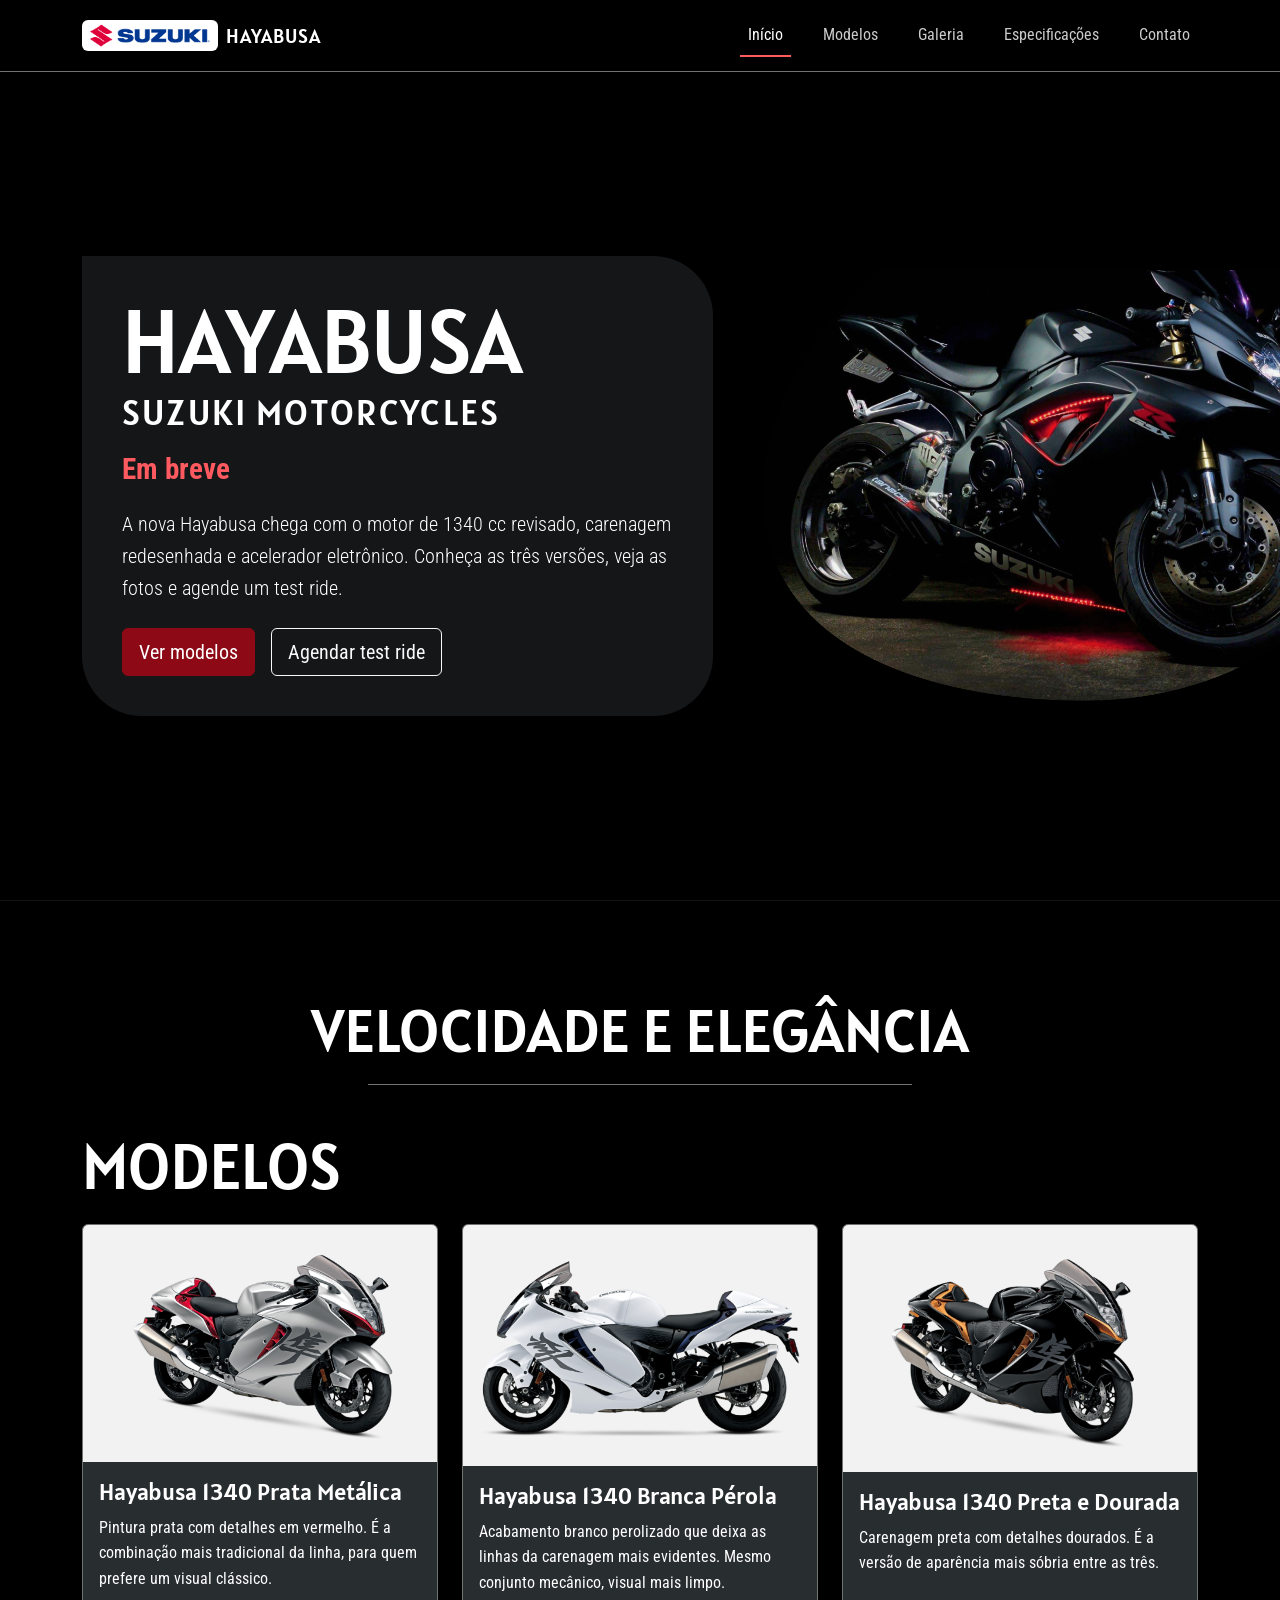
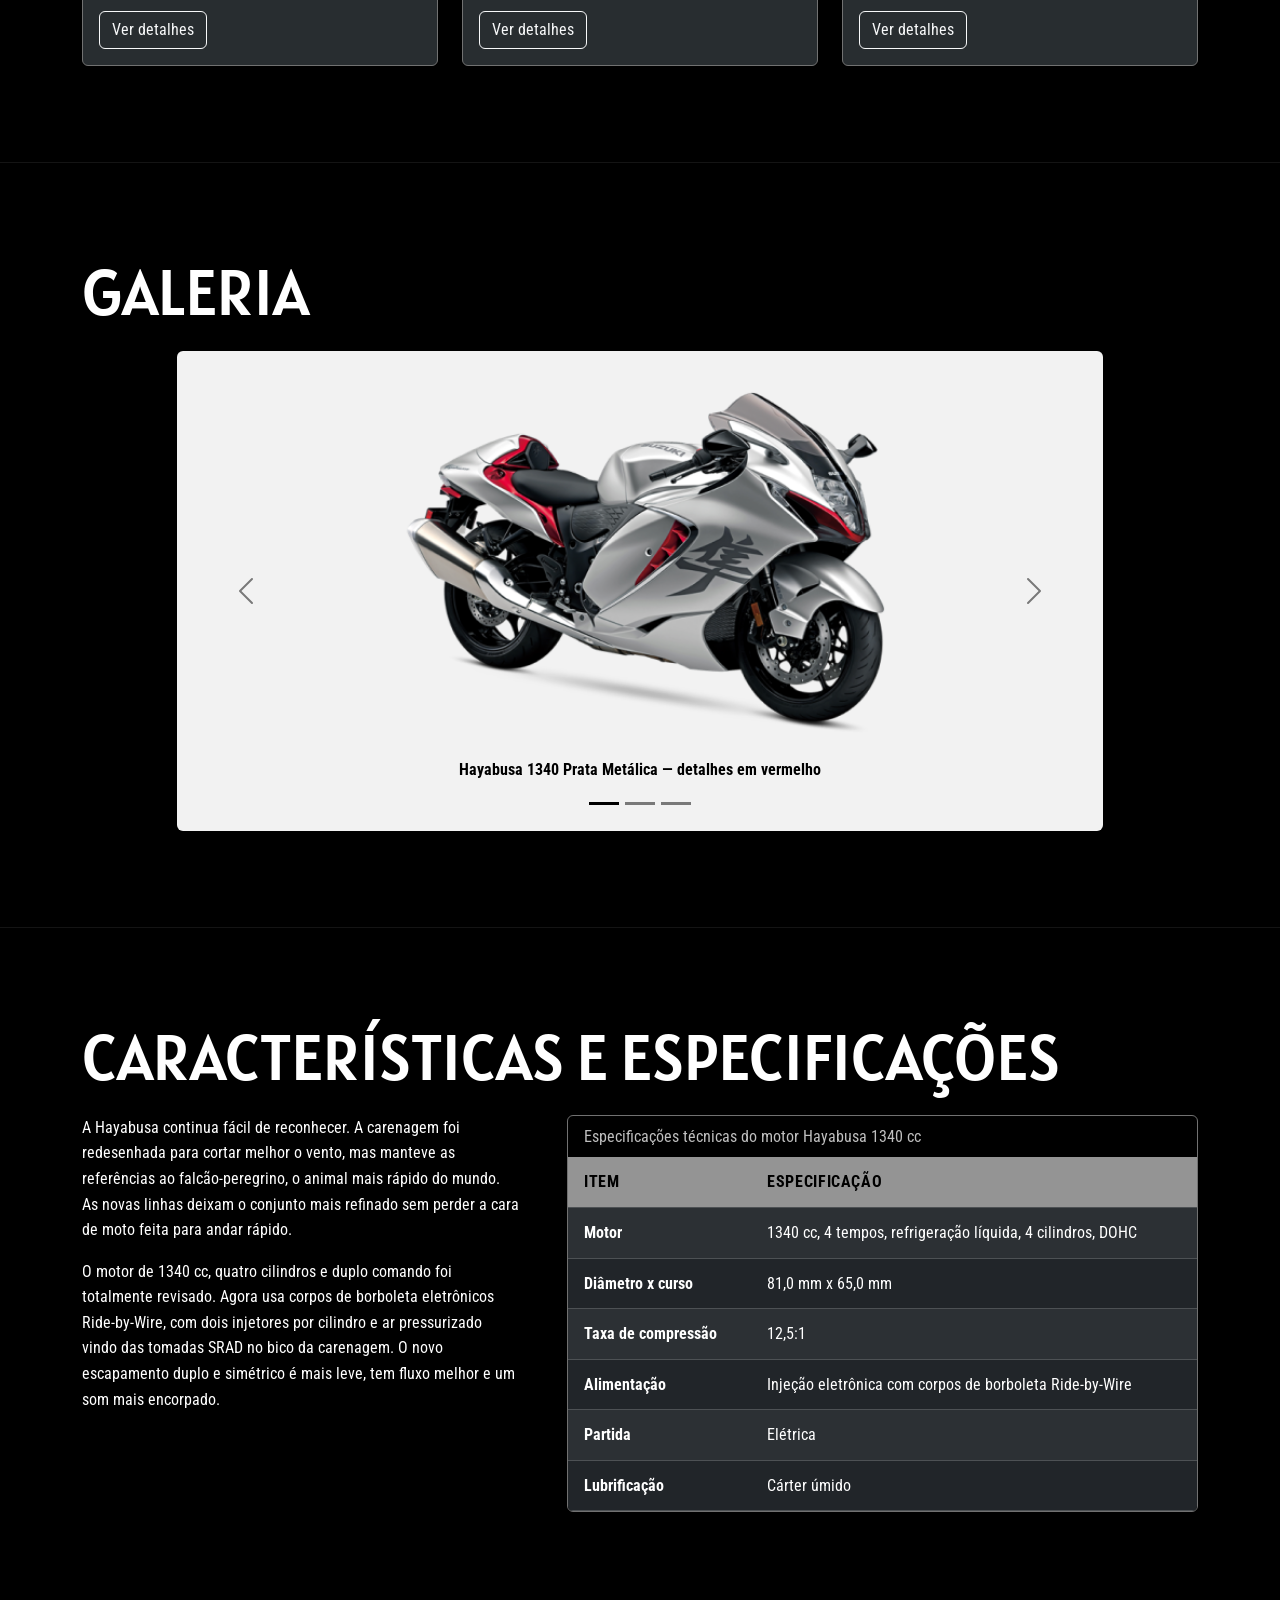
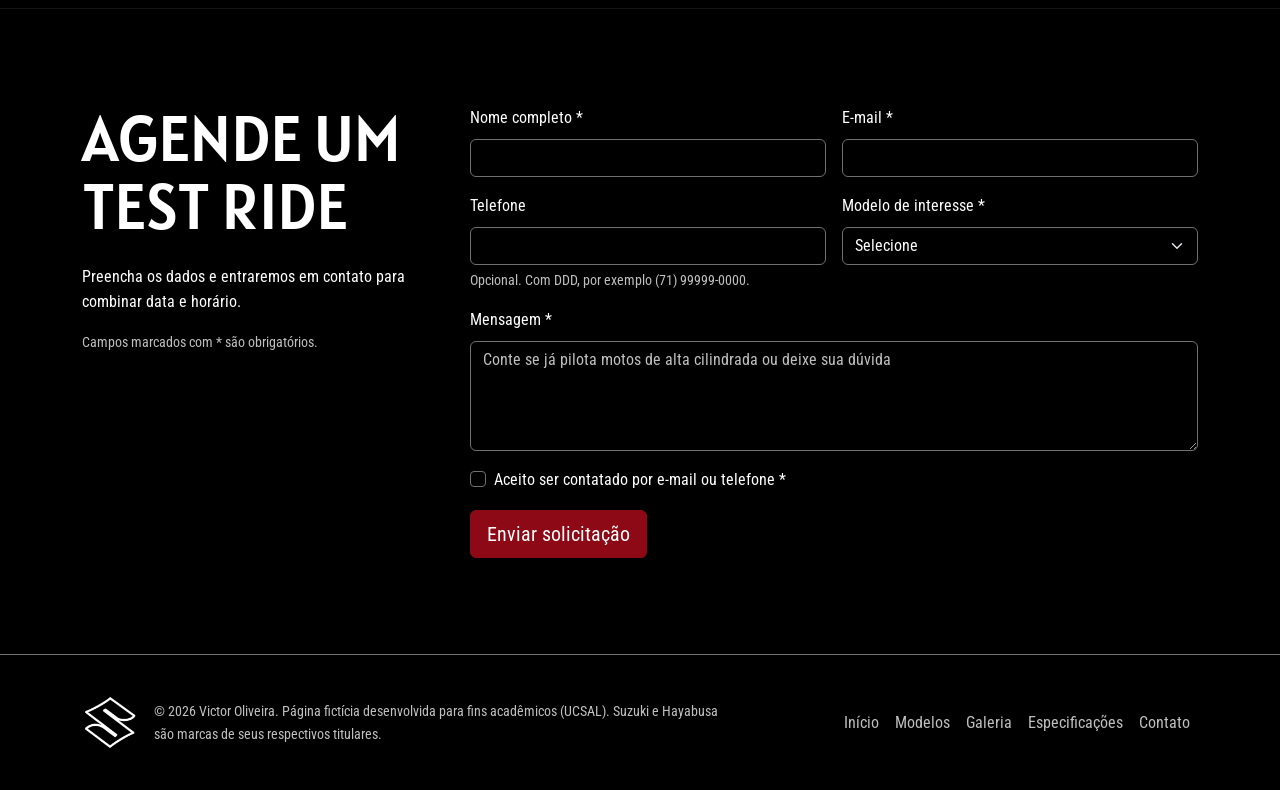
<file: index.html>
<!DOCTYPE html>
<html lang="pt-BR" data-bs-theme="dark">
<head>
  <meta charset="utf-8">
  <meta name="viewport" content="width=device-width, initial-scale=1">
  <title>HAYABUSA | Suzuki Motorcycles</title>
  <meta name="description" content="Página da nova Suzuki Hayabusa 1340: modelos, galeria de fotos, especificações do motor e agendamento de test ride.">
  <link rel="icon" href="assets/img/favicon.webp" type="image/webp">

  <!-- Bootstrap 5.3.8 pelo CDN -->
  <link href="https://cdn.jsdelivr.net/npm/bootstrap@5.3.8/dist/css/bootstrap.min.css" rel="stylesheet" integrity="sha384-sRIl4kxILFvY47J16cr9ZwB07vP4J8+LH7qKQnuqkuIAvNWLzeN8tE5YBujZqJLB" crossorigin="anonymous">

  <!-- Fontes da página original: Alatsi (títulos) e Roboto Condensed (texto) -->
  <link rel="preconnect" href="https://fonts.googleapis.com">
  <link rel="preconnect" href="https://fonts.gstatic.com" crossorigin>
  <link href="https://fonts.googleapis.com/css2?family=Alatsi&family=Roboto+Condensed:wght@400;700&display=swap" rel="stylesheet">

  <!-- Ajustes de tema: fica por último para sobrescrever o Bootstrap -->
  <link href="css/estilo.css" rel="stylesheet">
</head>
<body>
  <a class="visually-hidden-focusable hb-pular" href="#conteudo">Pular para o conteúdo</a>

  <!-- Navbar -->
  <header>
    <nav class="navbar navbar-expand-lg fixed-top hb-navbar" aria-label="Navegação principal">
      <div class="container">
        <a class="navbar-brand d-flex align-items-center gap-2" href="#inicio">
          <span class="hb-placa-logo">
            <img src="assets/img/logo-suzuki.png" alt="Suzuki" width="178" height="35">
          </span>
          <span class="hb-marca">Hayabusa</span>
        </a>
        <button class="navbar-toggler" type="button" data-bs-toggle="collapse" data-bs-target="#menuPrincipal" aria-controls="menuPrincipal" aria-expanded="false" aria-label="Abrir menu de navegação">
          <span class="navbar-toggler-icon"></span>
        </button>
        <div class="collapse navbar-collapse" id="menuPrincipal">
          <ul class="navbar-nav ms-auto">
            <li class="nav-item"><a class="nav-link" href="#inicio" aria-current="page">Início</a></li>
            <li class="nav-item"><a class="nav-link" href="#modelos">Modelos</a></li>
            <li class="nav-item"><a class="nav-link" href="#galeria">Galeria</a></li>
            <li class="nav-item"><a class="nav-link" href="#especificacoes">Especificações</a></li>
            <li class="nav-item"><a class="nav-link" href="#contato">Contato</a></li>
          </ul>
        </div>
      </div>
    </nav>
  </header>

  <main id="conteudo" tabindex="-1">

    <!-- Abertura (hero) -->
    <section id="inicio" class="hb-secao hb-hero" aria-labelledby="titulo-inicio">
      <div class="container">
        <div class="row align-items-center g-4 g-lg-5">
          <div class="col-lg-6 col-xl-7">
            <div class="hb-painel">
              <h1 id="titulo-inicio" class="hb-titulo-hero">
                Hayabusa
                <span class="d-block">Suzuki Motorcycles</span>
              </h1>
              <p class="hb-subtitulo">Em breve</p>
              <p class="lead">A nova Hayabusa chega com o motor de 1340 cc revisado, carenagem redesenhada e acelerador eletrônico. Conheça as três versões, veja as fotos e agende um test ride.</p>
              <div class="d-flex flex-wrap gap-3 mt-4">
                <a class="btn btn-primary btn-lg" href="#modelos">Ver modelos</a>
                <a class="btn btn-outline-light btn-lg" href="#contato">Agendar test ride</a>
              </div>
            </div>
          </div>
          <div class="col-lg-6 col-xl-5 text-center">
            <img src="assets/img/hero-gsxr-preta.png" class="img-fluid hb-foto-hero" alt="Moto esportiva Suzuki preta vista de lado, com luzes de LED vermelhas acesas na carenagem" width="985" height="820" fetchpriority="high">
          </div>
        </div>
      </div>
    </section>

    <!-- Cards dos modelos -->
    <section id="modelos" class="hb-secao" aria-labelledby="titulo-modelos">
      <div class="container">
        <p class="faixa">Velocidade e elegância</p>
        <h2 id="titulo-modelos" class="hb-titulo-secao">Modelos</h2>

        <div class="row row-cols-1 row-cols-md-2 row-cols-lg-3 g-4 justify-content-center">
          <div class="col">
            <article class="card h-100 hb-card">
              <div class="hb-card-foto">
                <img src="assets/img/hayabusa-prata.png" class="card-img-top object-fit-contain" alt="Hayabusa prata com detalhes vermelhos, vista lateral em ângulo" width="550" height="350" loading="lazy">
              </div>
              <div class="card-body d-flex flex-column">
                <h3 class="card-title">Hayabusa 1340 Prata Metálica</h3>
                <p class="card-text">Pintura prata com detalhes em vermelho. É a combinação mais tradicional da linha, para quem prefere um visual clássico.</p>
                <button class="btn btn-outline-light mt-auto align-self-start" type="button" data-bs-toggle="modal" data-bs-target="#modalModelo" data-modelo="Hayabusa 1340 Prata Metálica" data-descricao="Pintura prata com detalhes em vermelho. É a combinação mais tradicional da linha, para quem prefere um visual clássico.">Ver detalhes<span class="visually-hidden"> da Hayabusa 1340 Prata Metálica</span></button>
              </div>
            </article>
          </div>
          <div class="col">
            <article class="card h-100 hb-card">
              <div class="hb-card-foto">
                <img src="assets/img/hayabusa-branca.png" class="card-img-top object-fit-contain" alt="Hayabusa branca perolizada em vista lateral" width="540" height="350" loading="lazy">
              </div>
              <div class="card-body d-flex flex-column">
                <h3 class="card-title">Hayabusa 1340 Branca Pérola</h3>
                <p class="card-text">Acabamento branco perolizado que deixa as linhas da carenagem mais evidentes. Mesmo conjunto mecânico, visual mais limpo.</p>
                <button class="btn btn-outline-light mt-auto align-self-start" type="button" data-bs-toggle="modal" data-bs-target="#modalModelo" data-modelo="Hayabusa 1340 Branca Pérola" data-descricao="Acabamento branco perolizado que deixa as linhas da carenagem mais evidentes. Mesmo conjunto mecânico, visual mais limpo.">Ver detalhes<span class="visually-hidden"> da Hayabusa 1340 Branca Pérola</span></button>
              </div>
            </article>
          </div>
          <div class="col">
            <article class="card h-100 hb-card">
              <div class="hb-card-foto">
                <img src="assets/img/hayabusa-preta-dourada.png" class="card-img-top object-fit-contain" alt="Hayabusa preta com detalhes dourados, vista lateral em ângulo" width="525" height="350" loading="lazy">
              </div>
              <div class="card-body d-flex flex-column">
                <h3 class="card-title">Hayabusa 1340 Preta e Dourada</h3>
                <p class="card-text">Carenagem preta com detalhes dourados. É a versão de aparência mais sóbria entre as três.</p>
                <button class="btn btn-outline-light mt-auto align-self-start" type="button" data-bs-toggle="modal" data-bs-target="#modalModelo" data-modelo="Hayabusa 1340 Preta e Dourada" data-descricao="Carenagem preta com detalhes dourados. É a versão de aparência mais sóbria entre as três.">Ver detalhes<span class="visually-hidden"> da Hayabusa 1340 Preta e Dourada</span></button>
              </div>
            </article>
          </div>
        </div>
      </div>
    </section>

    <!-- Carrossel da galeria -->
    <section id="galeria" class="hb-secao" aria-labelledby="titulo-galeria">
      <div class="container">
        <h2 id="titulo-galeria" class="hb-titulo-secao">Galeria</h2>
        <div class="row">
          <div class="col-lg-10 mx-auto">
            <!-- sem data-bs-ride: o autoplay é ligado no script.js (respeita movimento reduzido) -->
            <section id="carrosselGaleria" class="carousel slide hb-carrossel" aria-roledescription="carrossel" aria-label="Fotos dos modelos">
              <div class="carousel-indicators">
                <button type="button" data-bs-target="#carrosselGaleria" data-bs-slide-to="0" class="active" aria-current="true" aria-label="Foto 1: Hayabusa 1340 Prata Metálica"></button>
                <button type="button" data-bs-target="#carrosselGaleria" data-bs-slide-to="1" aria-label="Foto 2: Hayabusa 1340 Branca Pérola"></button>
                <button type="button" data-bs-target="#carrosselGaleria" data-bs-slide-to="2" aria-label="Foto 3: Hayabusa 1340 Preta e Dourada"></button>
              </div>
              <div class="carousel-inner">
                <div class="carousel-item active" role="group" aria-roledescription="slide" aria-label="1 de 3">
                  <img src="assets/img/hayabusa-prata.png" class="d-block w-100 object-fit-contain" alt="Hayabusa prata com detalhes vermelhos" width="550" height="350" loading="lazy">
                  <div class="carousel-caption position-static pb-5">
                    <p class="mb-0">Hayabusa 1340 Prata Metálica — detalhes em vermelho</p>
                  </div>
                </div>
                <div class="carousel-item" role="group" aria-roledescription="slide" aria-label="2 de 3">
                  <img src="assets/img/hayabusa-branca.png" class="d-block w-100 object-fit-contain" alt="Hayabusa branca perolizada" width="540" height="350" loading="lazy">
                  <div class="carousel-caption position-static pb-5">
                    <p class="mb-0">Hayabusa 1340 Branca Pérola — acabamento perolizado</p>
                  </div>
                </div>
                <div class="carousel-item" role="group" aria-roledescription="slide" aria-label="3 de 3">
                  <img src="assets/img/hayabusa-preta-dourada.png" class="d-block w-100 object-fit-contain" alt="Hayabusa preta com detalhes dourados" width="525" height="350" loading="lazy">
                  <div class="carousel-caption position-static pb-5">
                    <p class="mb-0">Hayabusa 1340 Preta e Dourada — detalhes dourados</p>
                  </div>
                </div>
              </div>
              <button class="carousel-control-prev" type="button" data-bs-target="#carrosselGaleria" data-bs-slide="prev">
                <span class="carousel-control-prev-icon" aria-hidden="true"></span>
                <span class="visually-hidden">Foto anterior</span>
              </button>
              <button class="carousel-control-next" type="button" data-bs-target="#carrosselGaleria" data-bs-slide="next">
                <span class="carousel-control-next-icon" aria-hidden="true"></span>
                <span class="visually-hidden">Próxima foto</span>
              </button>
            </section>
          </div>
        </div>
      </div>
    </section>

    <!-- Tabela de especificações -->
    <section id="especificacoes" class="hb-secao" aria-labelledby="titulo-especificacoes">
      <div class="container">
        <h2 id="titulo-especificacoes" class="hb-titulo-secao">Características e especificações</h2>
        <div class="row g-4 g-lg-5">
          <div class="col-lg-5">
            <p>A Hayabusa continua fácil de reconhecer. A carenagem foi redesenhada para cortar melhor o vento, mas manteve as referências ao falcão-peregrino, o animal mais rápido do mundo. As novas linhas deixam o conjunto mais refinado sem perder a cara de moto feita para andar rápido.</p>
            <p>O motor de 1340 cc, quatro cilindros e duplo comando foi totalmente revisado. Agora usa corpos de borboleta eletrônicos Ride-by-Wire, com dois injetores por cilindro e ar pressurizado vindo das tomadas SRAD no bico da carenagem. O novo escapamento duplo e simétrico é mais leve, tem fluxo melhor e um som mais encorpado.</p>
          </div>
          <div class="col-lg-7">
            <div class="table-responsive hb-tabela-moldura">
              <table class="table table-striped table-dark align-middle mb-0 hb-tabela">
                <caption class="caption-top">Especificações técnicas do motor Hayabusa 1340 cc</caption>
                <thead>
                  <tr>
                    <th scope="col">Item</th>
                    <th scope="col">Especificação</th>
                  </tr>
                </thead>
                <tbody>
                  <tr>
                    <th scope="row">Motor</th>
                    <td class="text-nowrap">1340 cc, 4 tempos, refrigeração líquida, 4 cilindros, DOHC</td>
                  </tr>
                  <tr>
                    <th scope="row">Diâmetro x curso</th>
                    <td class="text-nowrap">81,0 mm x 65,0 mm</td>
                  </tr>
                  <tr>
                    <th scope="row">Taxa de compressão</th>
                    <td class="text-nowrap">12,5:1</td>
                  </tr>
                  <tr>
                    <th scope="row">Alimentação</th>
                    <td class="text-nowrap">Injeção eletrônica com corpos de borboleta Ride-by-Wire</td>
                  </tr>
                  <tr>
                    <th scope="row">Partida</th>
                    <td class="text-nowrap">Elétrica</td>
                  </tr>
                  <tr>
                    <th scope="row">Lubrificação</th>
                    <td class="text-nowrap">Cárter úmido</td>
                  </tr>
                </tbody>
              </table>
            </div>
          </div>
        </div>
      </div>
    </section>

    <!-- Formulário de contato -->
    <section id="contato" class="hb-secao" aria-labelledby="titulo-contato">
      <div class="container">
        <div class="row g-4 g-lg-5">
          <div class="col-lg-4">
            <h2 id="titulo-contato" class="hb-titulo-secao">Agende um test ride</h2>
            <p>Preencha os dados e entraremos em contato para combinar data e horário.</p>
            <p class="text-body-secondary small">Campos marcados com * são obrigatórios.</p>
          </div>
          <div class="col-lg-8">
            <!-- novalidate: a validação HTML5 é consultada pelo script.js com checkValidity() -->
            <form id="formTestRide" class="row g-3" novalidate>
              <div class="col-12 col-md-6">
                <label for="campoNome" class="form-label">Nome completo <span aria-hidden="true">*</span></label>
                <input type="text" class="form-control" id="campoNome" name="nome" autocomplete="name" required minlength="3" pattern=".*\S.*" aria-describedby="erroNome">
                <div class="invalid-feedback" id="erroNome">Informe seu nome com pelo menos 3 letras.</div>
              </div>
              <div class="col-12 col-md-6">
                <label for="campoEmail" class="form-label">E-mail <span aria-hidden="true">*</span></label>
                <input type="email" class="form-control" id="campoEmail" name="email" autocomplete="email" required aria-describedby="erroEmail">
                <div class="invalid-feedback" id="erroEmail">Informe um e-mail válido.</div>
              </div>
              <div class="col-12 col-md-6">
                <label for="campoTelefone" class="form-label">Telefone</label>
                <input type="tel" class="form-control" id="campoTelefone" name="telefone" autocomplete="tel" inputmode="tel" aria-describedby="ajudaTelefone">
                <div class="form-text" id="ajudaTelefone">Opcional. Com DDD, por exemplo (71) 99999-0000.</div>
              </div>
              <div class="col-12 col-md-6">
                <label for="campoModelo" class="form-label">Modelo de interesse <span aria-hidden="true">*</span></label>
                <select class="form-select" id="campoModelo" name="modelo" required aria-describedby="erroModelo">
                  <option value="" disabled selected>Selecione</option>
                  <option value="Hayabusa 1340 Prata Metálica">Hayabusa 1340 Prata Metálica</option>
                  <option value="Hayabusa 1340 Branca Pérola">Hayabusa 1340 Branca Pérola</option>
                  <option value="Hayabusa 1340 Preta e Dourada">Hayabusa 1340 Preta e Dourada</option>
                </select>
                <div class="invalid-feedback" id="erroModelo">Escolha um modelo.</div>
              </div>
              <div class="col-12">
                <label for="campoMensagem" class="form-label">Mensagem <span aria-hidden="true">*</span></label>
                <textarea class="form-control" id="campoMensagem" name="mensagem" rows="4" required minlength="10" placeholder="Conte se já pilota motos de alta cilindrada ou deixe sua dúvida" aria-describedby="erroMensagem"></textarea>
                <div class="invalid-feedback" id="erroMensagem">Escreva pelo menos 10 caracteres.</div>
              </div>
              <div class="col-12">
                <div class="form-check">
                  <input class="form-check-input" type="checkbox" id="campoAceite" name="aceite" required aria-describedby="erroAceite">
                  <label class="form-check-label" for="campoAceite">Aceito ser contatado por e-mail ou telefone <span aria-hidden="true">*</span></label>
                  <div class="invalid-feedback" id="erroAceite">É preciso aceitar o contato para continuar.</div>
                </div>
              </div>
              <div class="col-12">
                <button type="submit" class="btn btn-primary btn-lg" id="botaoEnviar">Enviar solicitação</button>
              </div>
            </form>
          </div>
        </div>
      </div>
    </section>

  </main>

  <footer class="hb-rodape">
    <div class="container">
      <div class="row g-4 align-items-center text-center text-md-start">
        <div class="col-md-5 col-lg-7">
          <div class="d-flex flex-column flex-md-row align-items-center gap-3">
            <img src="assets/img/simbolo-suzuki.png" class="hb-simbolo" alt="" width="56" height="55" loading="lazy">
            <p class="mb-0 small">© <span id="anoAtual">2026</span> Victor Oliveira. Página fictícia desenvolvida para fins acadêmicos (UCSAL). Suzuki e Hayabusa são marcas de seus respectivos titulares.</p>
          </div>
        </div>
        <div class="col-md-7 col-lg-5">
          <nav aria-label="Navegação do rodapé">
            <ul class="nav flex-column flex-md-row justify-content-md-end">
              <li class="nav-item"><a class="nav-link" href="#inicio">Início</a></li>
              <li class="nav-item"><a class="nav-link" href="#modelos">Modelos</a></li>
              <li class="nav-item"><a class="nav-link" href="#galeria">Galeria</a></li>
              <li class="nav-item"><a class="nav-link" href="#especificacoes">Especificações</a></li>
              <li class="nav-item"><a class="nav-link" href="#contato">Contato</a></li>
            </ul>
          </nav>
        </div>
      </div>
    </div>
  </footer>

  <!-- Modal de detalhes (o mesmo para os três cards; conteúdo preenchido pelo script.js) -->
  <div class="modal fade hb-modal" id="modalModelo" tabindex="-1" role="dialog" aria-labelledby="modalModeloTitulo">
    <div class="modal-dialog modal-dialog-centered modal-lg modal-fullscreen-sm-down">
      <div class="modal-content">
        <div class="modal-header">
          <h2 class="modal-title fs-4" id="modalModeloTitulo">Detalhes do modelo</h2>
          <button type="button" class="btn-close" data-bs-dismiss="modal" aria-label="Fechar"></button>
        </div>
        <div class="modal-body">
          <p id="modalModeloDescricao" class="mb-0">Motor de 1340 cc, quatro cilindros, DOHC, com injeção eletrônica Ride-by-Wire.</p>
        </div>
        <div class="modal-footer">
          <button type="button" class="btn btn-outline-light" data-bs-dismiss="modal">Fechar</button>
          <button type="button" class="btn btn-primary" id="botaoAgendarModelo">Agendar test ride</button>
        </div>
      </div>
    </div>
  </div>

  <!-- Modal de confirmação do formulário -->
  <div class="modal fade hb-modal" id="modalConfirmacao" tabindex="-1" role="dialog" aria-labelledby="modalConfirmacaoTitulo">
    <div class="modal-dialog modal-dialog-centered">
      <div class="modal-content">
        <div class="modal-header">
          <h2 class="modal-title fs-4" id="modalConfirmacaoTitulo">Solicitação recebida</h2>
          <button type="button" class="btn-close" data-bs-dismiss="modal" aria-label="Fechar"></button>
        </div>
        <div class="modal-body">
          <p class="mb-0">Obrigado, <span id="confirmacaoNome"></span>. Seu pedido de test ride da <span id="confirmacaoModelo"></span> foi registrado. Esta página é um exercício acadêmico: nenhum dado é enviado ou armazenado.</p>
        </div>
        <div class="modal-footer">
          <button type="button" class="btn btn-primary" data-bs-dismiss="modal">Fechar</button>
        </div>
      </div>
    </div>
  </div>

  <script src="https://cdn.jsdelivr.net/npm/bootstrap@5.3.8/dist/js/bootstrap.bundle.min.js" integrity="sha384-FKyoEForCGlyvwx9Hj09JcYn3nv7wiPVlz7YYwJrWVcXK/BmnVDxM+D2scQbITxI" crossorigin="anonymous"></script>
  <script src="js/script.js"></script>
</body>
</html>
</file>
<file: css/estilo.css>
/*
  Ajustes de tema sobre o Bootstrap 5.3.
  A estrutura e o layout vêm das classes do Bootstrap; aqui ficam só as cores,
  as fontes e alguns detalhes da identidade da página original.
*/

/* ---------- Cores e fontes da página original ---------- */
:root {
  --hb-preto: #000;
  --hb-branco: #fff;
  --hb-vermelho: #8d0915;        /* só como fundo/borda: sobre preto não tem contraste para texto */
  --hb-vermelho-hover: #a50d1b;
  --hb-vermelho-ativo: #6e0710;
  --hb-vermelho-claro: #ff5a5f;  /* versão do vermelho usada em texto sobre fundo escuro */
  --hb-cinza: #949494;
  --hb-cinza-escuro: #282d30;
  --hb-painel: rgba(40, 45, 48, .5);
  --hb-linha: #717171;
  --hb-claro: #f2f2f2;           /* fundo das fotos, que têm fundo transparente */
  --hb-fonte-titulo: "Alatsi", "Arial Narrow", sans-serif;
  --hb-fonte-texto: "Roboto Condensed", "Arial Narrow", system-ui, sans-serif;
  --hb-raio: 6px;
  --hb-raio-painel: 0 60px 60px 60px;
  --hb-altura-navbar: 4.5rem;
}

/* Variáveis do tema escuro do Bootstrap trocadas pelas da página */
:root[data-bs-theme="dark"] {
  --bs-body-bg: var(--hb-preto);
  --bs-body-bg-rgb: 0, 0, 0;
  --bs-body-color: var(--hb-branco);
  --bs-body-color-rgb: 255, 255, 255;
  --bs-emphasis-color: var(--hb-branco);
  --bs-secondary-color: rgba(255, 255, 255, .75);
  --bs-primary: var(--hb-vermelho);
  --bs-primary-rgb: 141, 9, 21;
  --bs-primary-text-emphasis: var(--hb-vermelho-claro);
  --bs-link-color: var(--hb-vermelho-claro);
  --bs-link-color-rgb: 255, 90, 95;
  --bs-link-hover-color: var(--hb-branco);
  --bs-link-hover-color-rgb: 255, 255, 255;
  --bs-font-sans-serif: var(--hb-fonte-texto);
  --bs-body-line-height: 1.6;
  --bs-border-color: var(--hb-linha);
  --bs-border-radius: var(--hb-raio);
  --bs-border-radius-sm: 4px;
  --bs-border-radius-lg: var(--hb-raio);
  --bs-border-radius-xl: var(--hb-raio);
  --bs-form-invalid-color: var(--hb-vermelho-claro);
  --bs-form-invalid-border-color: var(--hb-vermelho-claro);
}

/* ---------- Base ---------- */

/* a navbar é fixa: o conteúdo começa abaixo dela */
body {
  padding-top: var(--hb-altura-navbar);
}

/* as âncoras param abaixo da navbar, sem esconder o título */
main > section[id] {
  scroll-margin-top: var(--hb-altura-navbar);
}

h1, h2, h3, .faixa, .hb-marca {
  font-family: var(--hb-fonte-titulo);
  font-weight: 400; /* Alatsi só tem o peso 400 */
}

.hb-secao {
  padding-block: 3rem;
  border-top: 1px solid rgba(255, 255, 255, .08);
}

.hb-secao.hb-hero {
  border-top: 0;
}

.hb-titulo-secao {
  font-size: clamp(2rem, 1.25rem + 3.5vw, 4rem);
  line-height: 1.05;
  text-transform: uppercase;
  margin-bottom: 1.5rem;
}

/* foco sempre visível, sem o anel azul do Bootstrap
   (o Bootstrap zera o outline desses componentes, por isso eles são repetidos aqui) */
:focus-visible,
.btn:focus-visible,
.nav-link:focus-visible,
.navbar-toggler:focus-visible,
.btn-close:focus-visible,
.carousel-control-prev:focus-visible,
.carousel-control-next:focus-visible {
  outline: 2px solid var(--hb-branco);
  outline-offset: 2px;
  box-shadow: none;
}

.hb-pular {
  position: fixed;
  top: .5rem;
  left: .5rem;
  z-index: 1100;
  padding: .5rem 1rem;
  background: var(--hb-branco);
  color: var(--hb-preto);
  border-radius: var(--hb-raio);
}

/* ---------- Botões ---------- */
.btn-primary {
  --bs-btn-color: #fff;
  --bs-btn-bg: var(--hb-vermelho);
  --bs-btn-border-color: var(--hb-vermelho);
  --bs-btn-hover-color: #fff;
  --bs-btn-hover-bg: var(--hb-vermelho-hover);
  --bs-btn-hover-border-color: var(--hb-vermelho-hover);
  --bs-btn-active-color: #fff;
  --bs-btn-active-bg: var(--hb-vermelho-ativo);
  --bs-btn-active-border-color: var(--hb-vermelho-ativo);
  --bs-btn-disabled-color: #fff;
  --bs-btn-disabled-bg: var(--hb-vermelho);
  --bs-btn-disabled-border-color: var(--hb-vermelho);
  --bs-btn-focus-shadow-rgb: 255, 90, 95;
}

/* ---------- Navbar ---------- */
.hb-navbar {
  min-height: var(--hb-altura-navbar);
  background-color: var(--hb-preto);
  border-bottom: 1px solid var(--hb-linha);
  --bs-navbar-color: rgba(255, 255, 255, .8);
  --bs-navbar-hover-color: var(--hb-branco);
  --bs-navbar-active-color: var(--hb-branco);
}

/* o logo tem texto azul: precisa de uma placa clara para aparecer no preto */
.hb-placa-logo {
  display: inline-flex;
  padding: .25rem .5rem;
  background: var(--hb-branco);
  border-radius: var(--hb-raio);
}

.hb-placa-logo img {
  width: 120px;
  height: auto;
}

.hb-marca {
  font-size: 1.25rem;
  text-transform: uppercase;
  letter-spacing: .04em;
}

.hb-navbar .nav-link {
  border-bottom: 2px solid transparent;
}

.hb-navbar .nav-link[aria-current="page"] {
  color: var(--hb-branco);
  border-bottom-color: var(--hb-vermelho-claro);
}

/* menu aberto no celular: separado da barra por uma linha */
@media (max-width: 991.98px) {
  .hb-navbar .navbar-collapse {
    margin-top: .5rem;
    border-top: 1px solid var(--hb-linha);
  }

  .hb-navbar .navbar-nav {
    padding-block: .5rem;
  }

  .hb-navbar .nav-link {
    align-self: flex-start;
  }
}

@media (min-width: 992px) {
  .hb-navbar .navbar-nav {
    gap: 1.5rem;
  }
}

/* ---------- Hero ---------- */
.hb-painel {
  padding: 1.5rem;
  background: var(--hb-painel);
  border-radius: 0 32px 32px 32px;
}

.hb-titulo-hero {
  font-size: clamp(2.5rem, 1.25rem + 5.5vw, 6rem);
  line-height: 1;
  text-transform: uppercase;
  margin-bottom: 1rem;
}

.hb-titulo-hero span {
  margin-top: .5rem;
  font-size: .4em;
  letter-spacing: .06em;
}

.hb-subtitulo {
  font-size: clamp(1.25rem, 1rem + 1vw, 1.875rem);
  font-weight: 700;
  color: var(--hb-vermelho-claro);
  margin-bottom: 1rem;
}

@media (min-width: 576px) {
  .hb-painel {
    padding: 2.5rem;
    border-radius: var(--hb-raio-painel);
  }
}

/* ---------- Foto da abertura ----------
  A foto original já vem cortada no lado direito (a roda da frente sai do quadro).
  Por isso ela encosta na borda direita da tela, como na página antiga, e o corte
  fica parecendo proposital. --hb-sangria é a distância entre o fim do container e
  a borda da tela em cada ponto de quebra (largura máxima do .container + padding). */
.hb-hero {
  --hb-sangria: .75rem;
  overflow-x: clip;
}

.hb-foto-hero {
  display: block;
  width: calc(100% + var(--hb-sangria));
  max-width: none;
  margin-left: auto;
  margin-right: calc(-1 * var(--hb-sangria));
}

@media (min-width: 576px)  { .hb-hero { --hb-sangria: calc((100vw - 540px) / 2 + .75rem); } }
@media (min-width: 768px)  { .hb-hero { --hb-sangria: calc((100vw - 720px) / 2 + .75rem); } }
@media (min-width: 992px)  { .hb-hero { --hb-sangria: calc((100vw - 960px) / 2 + .75rem); } }
@media (min-width: 1200px) { .hb-hero { --hb-sangria: calc((100vw - 1140px) / 2 + .75rem); } }
@media (min-width: 1400px) { .hb-hero { --hb-sangria: calc((100vw - 1320px) / 2 + .75rem); } }

@media (min-width: 992px) {
  .hb-secao {
    padding-block: 6rem;
  }

  .hb-hero {
    display: flex;
    align-items: center;
    min-height: calc(100vh - var(--hb-altura-navbar));
  }

  .hb-hero > .container {
    width: 100%;
  }
}

/* ---------- Faixa "Velocidade e elegância" ---------- */
.faixa {
  font-size: clamp(1.75rem, 1rem + 3.5vw, 5rem);
  line-height: 1.1;
  text-align: center;
  text-transform: uppercase;
  margin-bottom: 3rem;
}

/* linha fina abaixo da frase, como no layout original */
.faixa::after {
  content: "";
  display: block;
  width: min(34rem, 80%);
  height: 1px;
  margin: 1.25rem auto 0;
  background: var(--hb-linha);
}

/* ---------- Cards ---------- */
.hb-card {
  --bs-card-bg: var(--hb-cinza-escuro);
  --bs-card-border-color: var(--hb-linha);
  overflow: hidden;
}

.hb-card-foto {
  aspect-ratio: 3 / 2;
  padding: 1rem;
  background: var(--hb-claro);
}

.hb-card-foto img {
  width: 100%;
  height: 100%;
}

.hb-card .card-title {
  font-size: 1.5rem;
}

.hb-card:focus-within {
  border-color: var(--hb-vermelho-claro);
}

@media (hover: hover) {
  .hb-card {
    transition: transform .2s ease, border-color .2s ease;
  }

  .hb-card:hover {
    transform: translateY(-4px);
    border-color: var(--hb-vermelho-claro);
  }
}

/* ---------- Carrossel ---------- */
.hb-carrossel {
  overflow: hidden;
  background: var(--hb-claro);
  border-radius: var(--hb-raio);
}

.hb-carrossel .carousel-item {
  height: 18rem;
}

/* slide em coluna: a foto ocupa o espaço que sobra acima da legenda */
.hb-carrossel .carousel-item.active,
.hb-carrossel .carousel-item-next,
.hb-carrossel .carousel-item-prev {
  display: flex;
  flex-direction: column;
}

.hb-carrossel .carousel-item img {
  flex: 1 1 auto;
  min-height: 0;
  padding: 1rem 3.5rem 0;
}

.hb-carrossel .carousel-caption {
  padding-top: .75rem;
  font-weight: 700;
}

/* sobre o fundo claro o contorno de foco precisa ser escuro */
/* no tema escuro o Bootstrap inverte as cores das setas (filter: invert),
   então o contorno branco aparece preto sobre o fundo claro */
.hb-carrossel .carousel-control-prev:focus-visible,
.hb-carrossel .carousel-control-next:focus-visible {
  outline: 2px solid var(--hb-branco);
  outline-offset: -4px;
}

.hb-carrossel .carousel-indicators button:focus-visible {
  outline: 2px solid var(--hb-preto);
  outline-offset: 2px;
}

@media (min-width: 768px) {
  .hb-carrossel .carousel-item {
    height: 26rem;
  }

  .hb-carrossel .carousel-item img {
    padding-inline: 5rem;
  }
}

@media (min-width: 992px) {
  .hb-carrossel .carousel-item {
    height: 30rem;
  }
}

/* ---------- Tabela ---------- */
.hb-tabela-moldura {
  border: 1px solid var(--hb-linha);
  border-radius: var(--hb-raio);
}

.hb-tabela caption {
  padding-inline: 1rem;
}

/* cabeçalho em cinza com texto preto, como o painel de especificações original */
.hb-tabela > thead > tr > th {
  --bs-table-bg: var(--hb-cinza);
  --bs-table-color: var(--hb-preto);
  text-transform: uppercase;
  letter-spacing: .04em;
}

.hb-tabela th,
.hb-tabela td {
  padding: .75rem 1rem;
}

/* ---------- Formulário ---------- */
.form-control:focus,
.form-select:focus,
.form-check-input:focus {
  border-color: var(--hb-branco);
  outline: 2px solid var(--hb-branco);
  outline-offset: 2px;
  box-shadow: none;
}

.form-check-input:checked {
  background-color: var(--hb-vermelho);
  border-color: var(--hb-vermelho-claro);
}

/* ---------- Modal ---------- */
.modal.hb-modal {
  --bs-modal-bg: var(--hb-cinza-escuro);
  --bs-modal-border-color: var(--hb-linha);
  --bs-modal-header-border-color: var(--hb-linha);
  --bs-modal-footer-border-color: var(--hb-linha);
}

/* ---------- Rodapé ---------- */
.hb-rodape {
  padding-block: 2.5rem;
  border-top: 1px solid var(--hb-linha);
  color: var(--bs-secondary-color);
}

/* o símbolo é preto com fundo transparente: invertido para aparecer no preto */
.hb-simbolo {
  flex-shrink: 0;
  filter: invert(1);
}

.hb-rodape .nav-link {
  padding-inline: .5rem;
  color: var(--bs-secondary-color);
}

.hb-rodape .nav-link:hover {
  color: var(--hb-branco);
}

/* ---------- Movimento reduzido ---------- */
@media (prefers-reduced-motion: reduce) {
  .hb-card,
  .hb-card:hover {
    transition: none;
    transform: none;
  }
}
</file>
